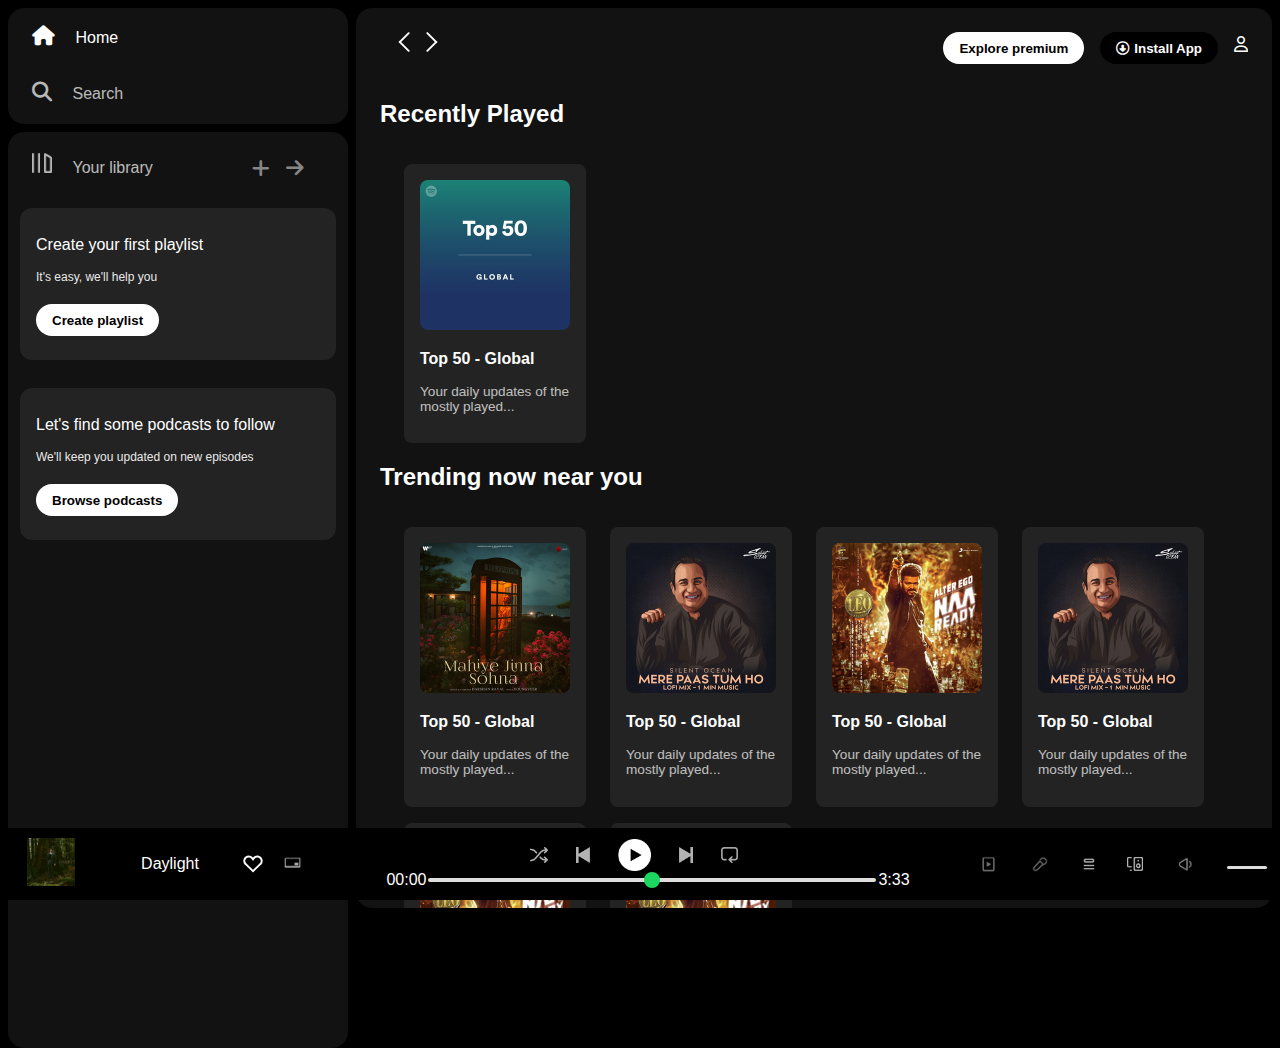
<file: index.html>
<!DOCTYPE html>
 <html lang="en">
 <head>
 <meta charset="UTF-8">
 <meta name="viewport" content="width=device-width, initial-scale=1.0">
 <link rel="stylesheet" href="https://cdnjs.cloudflare.com/ajax/libs/font-awesome/6.7.2/css/all.min.css" integrity="sha512-Evv84Mr4kqVGRNSgIGL/F/aIDqQb7xQ2vcrdIwxfjThSH8CSR7PBEakCr51Ck+w+/U6swU2Im1vVX0SVk9ABhg==" crossorigin="anonymous" referrerpolicy="no-referrer">
 <link rel="icon" href="./assets/logo.png">
 <title>Spotify - Web Player: Music for everyone</title>
 <link rel="stylesheet" href="projectall.css">
 <link rel="preconnect" href="https://fonts.googleapis.com">
 <link rel="preconnect" href="https://fonts.gstatic.com" crossorigin>
 <link href="https://fonts.googleapis.com/css2?family=Montserrat+Alternates:ital,wght@0,100;0,200;0,300;0,400;0,500;0,600;0,700;0,800;0,900;1,100;1,200;1,300;1,400;1,500;1,600;1,700;1,800;1,900&display=swap" rel="stylesheet">
 </head>
 <body>
    <div class="main">
       <div class="sidebar">
         <div class="nav">
            <div class="nav-option" style="opacity: 1;">
              <i class="fa-solid fa-house"></i>
              <a href="#">Home</a>
            </div>
          <div class="nav-option">
              <i class="fa-solid fa-magnifying-glass"></i>              
              <a href="#">Search</a>
          </div>
        </div>
         <div class="library">
          <div class="options">
            <div class="lib-option nav-option">
                <img src="./assets/library_icon.png">          
                <a href="#">Your library</a>
            </div>
           <div class="icons">
              <i class="fa-solid fa-plus"></i>
              <i class="fa-solid fa-arrow-right"></i>
          </div>   
         </div>
        <div class="lib-box">
            <div class="box">
              <p class="box-p1">Create your first playlist</p>
              <p class="box-p2">It's easy, we'll help you</p>
              <button class="badge">Create playlist</button>
            </div>

            <div class="box">
              <p class="box-p1">Let's find some podcasts to follow</p>
              <p class="box-p2">We'll keep you updated on new episodes</p>
              <button class="badge">Browse podcasts</button>
            </div>
       </div>
      </div>
     </div>
    <div class="main-content">
      <div class="sticky-nav">
        <div class="sticky-nav-icons">
            <img src="./assets/backward_icon.png">
            <img src="./assets/forward_icon.png" class="hide">
        </div>
        <div class="sticky-nav-options">
             <button class="badge nav-items hide">Explore premium</button>
             <button class="badge nav-items dark-badge"><i class="fa-regular fa-circle-down"style="margin-right:5px;" ></i>Install App</button>
             <i class="fa-regular fa-user"></i>
        </div>
      </div>

       <h2>Recently Played</h2>
        <div class="cards-container">
           <div class="cards">
            <img src="assets/card1img.jpeg" class="card-img">
            <p class="card-title">Top 50 - Global</p>
            <p class="card-info">Your daily updates of the mostly played...</p>
          </div>
        </div>

        <h2>Trending now near you</h2>
        <div class="cards-container">
          <div class="cards">
            <img src="assets/card2img.jpeg" class="card-img">
            <p class="card-title">Top 50 - Global</p>
            <p class="card-info">Your daily updates of the mostly played...</p>
          </div>

          <div class="cards">
            <img src="assets/card3img.jpeg" class="card-img">
            <p class="card-title">Top 50 - Global</p>
            <p class="card-info">Your daily updates of the mostly played...</p>
          </div>

          <div class="cards">
            <img src="assets/card4img.jpeg" class="card-img">
            <p class="card-title">Top 50 - Global</p>
            <p class="card-info">Your daily updates of the mostly played...</p>
          </div>

           <div class="cards">
            <img src="assets/card3img.jpeg" class="card-img">
            <p class="card-title">Top 50 - Global</p>
            <p class="card-info">Your daily updates of the mostly played...</p>
          </div>

           <div class="cards">
            <img src="assets/card4img.jpeg" class="card-img">
            <p class="card-title">Top 50 - Global</p>
            <p class="card-info">Your daily updates of the mostly played...</p>
          </div>

           <div class="cards">
            <img src="assets/card4img.jpeg" class="card-img">
            <p class="card-title">Top 50 - Global</p>
            <p class="card-info">Your daily updates of the mostly played...</p>
          </div>

        </div>

        <h2>Featured Charts</h2>
        <div class="cards-container">
           <div class="cards">
            <img src="assets/card5img.jpeg" class="card-img">
            <p class="card-title">Top 50 - Global</p>
            <p class="card-info">Your daily updates of the mostly played...</p>
          </div>

          <div class="cards">
            <img src="assets/card6img.jpeg" class="card-img">
            <p class="card-title">Top 50 - Global</p>
            <p class="card-info">Your daily updates of the mostly played...</p>
          </div>

          <div class="cards">
            <img src="assets/card1img.jpeg" class="card-img">
            <p class="card-title">Top 50 - Global</p>
            <p class="card-info">Your daily updates of the mostly played...</p>
          </div>
        </div>

      <div class="footer">
        <div class="line"></div>
       </div>
      </div>
     <div class="music-player">
      <div class="album">
        <div class="image">
           <img src="./assets/album_picture.jpeg" class="sideimg">
        </div>
        <p>Daylight</p>
        <div class="heart">
          <img src="./assets/album_icon1.png">
          <img src="./assets/album_icon2.png">
        </div>
      </div>
      <div class="player">
        <div class="player-controls">
          <img src="./assets/player_icon1.png" class="player-control-icon">
          <img src="./assets/player_icon2.png" class="player-control-icon">
          <img src="./assets/player_icon3.png" class="player-control-icon" style="opacity:1;height:2rem">
          <img src="./assets/player_icon4.png" class="player-control-icon">
          <img src="./assets/player_icon5.png" class="player-control-icon">
         </div>
        <div class="playback-bar">
          <span class="curr-time">00:00</span>
          <input type="range" min="0" max="100" class="progress-bar" step="1">
          <span class="tot-time">3:33</span>
        </div>
      </div>
      <div class="controls">
        <div class="ic">
          <img src="./assets/controls_icon1.png" class="icin" >
          <img src="./assets/controld_icon2.png" class="icin" >
          <img src="./assets/controls_icon3.png" class="icin" style="height: 16px; width:16px "> 
          <img src="./assets/controls_icon4.png" class="icin" style="height: 14px; width:18px ">
          <img src="./assets/controls_icon5.png" class="icin" >
          <div class="inputbar"><input type="range" min="0" max="100" class="end" step="1" style="width:75%" ></div>
       </div>
      </div>
    </div>
  </div>
 </body>
 </html>
</file>
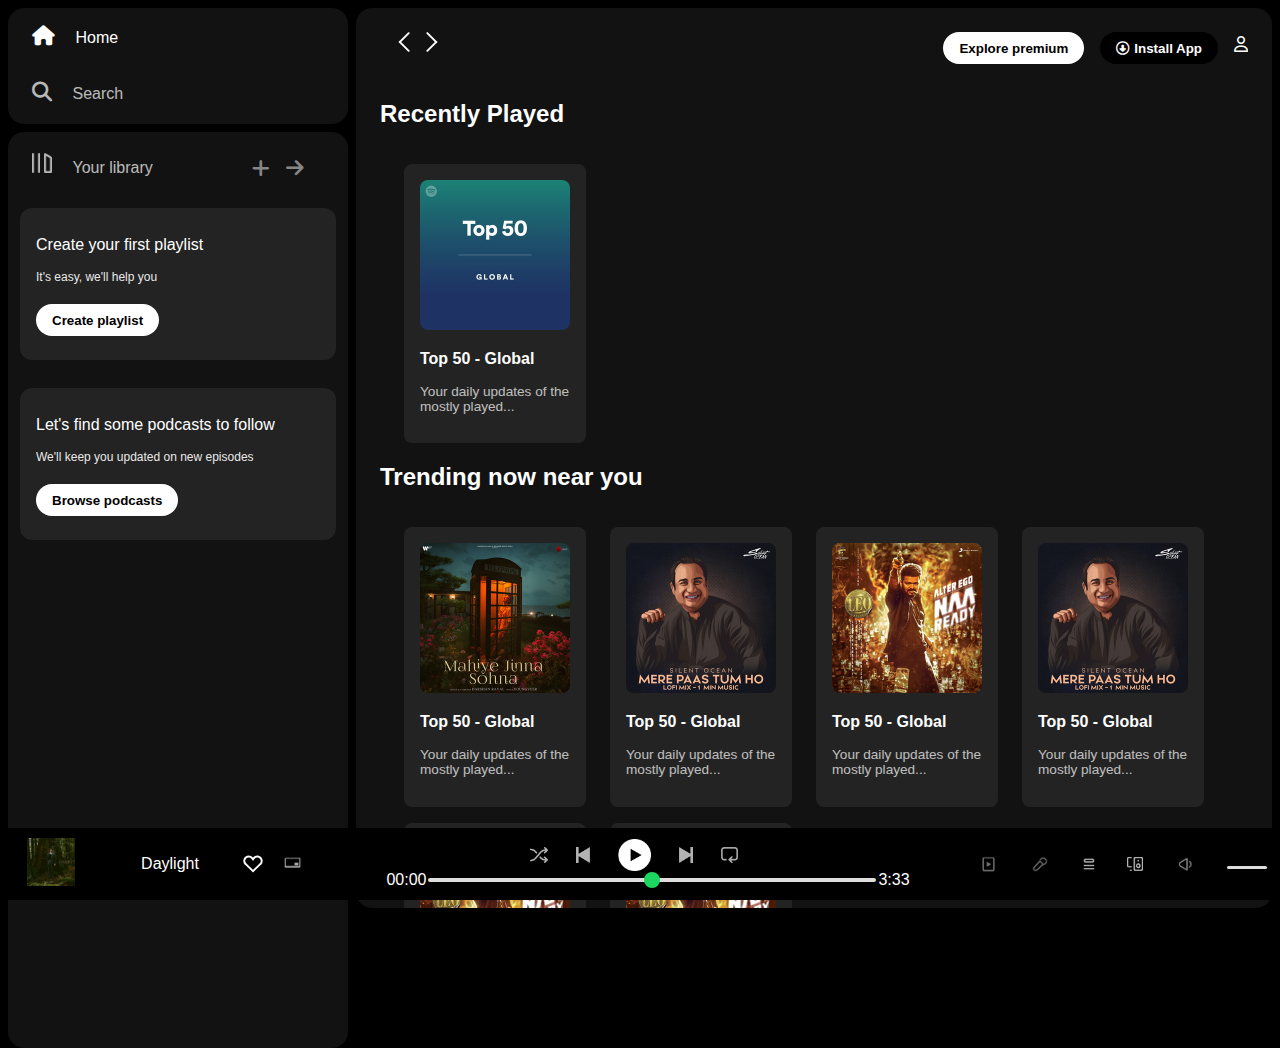
<file: projectall.html>
<!DOCTYPE html>
 <html lang="en">
 <head>
 <meta charset="UTF-8">
 <meta name="viewport" content="width=device-width, initial-scale=1.0">
 <link rel="stylesheet" href="https://cdnjs.cloudflare.com/ajax/libs/font-awesome/6.7.2/css/all.min.css" integrity="sha512-Evv84Mr4kqVGRNSgIGL/F/aIDqQb7xQ2vcrdIwxfjThSH8CSR7PBEakCr51Ck+w+/U6swU2Im1vVX0SVk9ABhg==" crossorigin="anonymous" referrerpolicy="no-referrer">
 <link rel="icon" href="./assets/logo.png">
 <title>Spotify - Web Player: Music for everyone</title>
 <link rel="stylesheet" href="projectall.css">
 <link rel="preconnect" href="https://fonts.googleapis.com">
 <link rel="preconnect" href="https://fonts.gstatic.com" crossorigin>
 <link href="https://fonts.googleapis.com/css2?family=Montserrat+Alternates:ital,wght@0,100;0,200;0,300;0,400;0,500;0,600;0,700;0,800;0,900;1,100;1,200;1,300;1,400;1,500;1,600;1,700;1,800;1,900&display=swap" rel="stylesheet">
 </head>
 <body>
    <div class="main">
       <div class="sidebar">
         <div class="nav">
            <div class="nav-option" style="opacity: 1;">
              <i class="fa-solid fa-house"></i>
              <a href="#">Home</a>
            </div>
          <div class="nav-option">
              <i class="fa-solid fa-magnifying-glass"></i>              
              <a href="#">Search</a>
          </div>
        </div>
         <div class="library">
          <div class="options">
            <div class="lib-option nav-option">
                <img src="./assets/library_icon.png">          
                <a href="#">Your library</a>
            </div>
           <div class="icons">
              <i class="fa-solid fa-plus"></i>
              <i class="fa-solid fa-arrow-right"></i>
          </div>   
         </div>
        <div class="lib-box">
            <div class="box">
              <p class="box-p1">Create your first playlist</p>
              <p class="box-p2">It's easy, we'll help you</p>
              <button class="badge">Create playlist</button>
            </div>

            <div class="box">
              <p class="box-p1">Let's find some podcasts to follow</p>
              <p class="box-p2">We'll keep you updated on new episodes</p>
              <button class="badge">Browse podcasts</button>
            </div>
       </div>
      </div>
     </div>
    <div class="main-content">
      <div class="sticky-nav">
        <div class="sticky-nav-icons">
            <img src="./assets/backward_icon.png">
            <img src="./assets/forward_icon.png" class="hide">
        </div>
        <div class="sticky-nav-options">
             <button class="badge nav-items hide">Explore premium</button>
             <button class="badge nav-items dark-badge"><i class="fa-regular fa-circle-down"style="margin-right:5px;" ></i>Install App</button>
             <i class="fa-regular fa-user"></i>
        </div>
      </div>

       <h2>Recently Played</h2>
        <div class="cards-container">
           <div class="cards">
            <img src="assets/card1img.jpeg" class="card-img">
            <p class="card-title">Top 50 - Global</p>
            <p class="card-info">Your daily updates of the mostly played...</p>
          </div>
        </div>

        <h2>Trending now near you</h2>
        <div class="cards-container">
          <div class="cards">
            <img src="assets/card2img.jpeg" class="card-img">
            <p class="card-title">Top 50 - Global</p>
            <p class="card-info">Your daily updates of the mostly played...</p>
          </div>

          <div class="cards">
            <img src="assets/card3img.jpeg" class="card-img">
            <p class="card-title">Top 50 - Global</p>
            <p class="card-info">Your daily updates of the mostly played...</p>
          </div>

          <div class="cards">
            <img src="assets/card4img.jpeg" class="card-img">
            <p class="card-title">Top 50 - Global</p>
            <p class="card-info">Your daily updates of the mostly played...</p>
          </div>

           <div class="cards">
            <img src="assets/card3img.jpeg" class="card-img">
            <p class="card-title">Top 50 - Global</p>
            <p class="card-info">Your daily updates of the mostly played...</p>
          </div>

           <div class="cards">
            <img src="assets/card4img.jpeg" class="card-img">
            <p class="card-title">Top 50 - Global</p>
            <p class="card-info">Your daily updates of the mostly played...</p>
          </div>

           <div class="cards">
            <img src="assets/card4img.jpeg" class="card-img">
            <p class="card-title">Top 50 - Global</p>
            <p class="card-info">Your daily updates of the mostly played...</p>
          </div>

        </div>

        <h2>Featured Charts</h2>
        <div class="cards-container">
           <div class="cards">
            <img src="assets/card5img.jpeg" class="card-img">
            <p class="card-title">Top 50 - Global</p>
            <p class="card-info">Your daily updates of the mostly played...</p>
          </div>

          <div class="cards">
            <img src="assets/card6img.jpeg" class="card-img">
            <p class="card-title">Top 50 - Global</p>
            <p class="card-info">Your daily updates of the mostly played...</p>
          </div>

          <div class="cards">
            <img src="assets/card1img.jpeg" class="card-img">
            <p class="card-title">Top 50 - Global</p>
            <p class="card-info">Your daily updates of the mostly played...</p>
          </div>
        </div>

      <div class="footer">
        <div class="line"></div>
       </div>
      </div>
     <div class="music-player">
      <div class="album">
        <div class="image">
           <img src="./assets/album_picture.jpeg" class="sideimg">
        </div>
        <p>Daylight</p>
        <div class="heart">
          <img src="./assets/album_icon1.png">
          <img src="./assets/album_icon2.png">
        </div>
      </div>
      <div class="player">
        <div class="player-controls">
          <img src="./assets/player_icon1.png" class="player-control-icon">
          <img src="./assets/player_icon2.png" class="player-control-icon">
          <img src="./assets/player_icon3.png" class="player-control-icon" style="opacity:1;height:2rem">
          <img src="./assets/player_icon4.png" class="player-control-icon">
          <img src="./assets/player_icon5.png" class="player-control-icon">
         </div>
        <div class="playback-bar">
          <span class="curr-time">00:00</span>
          <input type="range" min="0" max="100" class="progress-bar" step="1">
          <span class="tot-time">3:33</span>
        </div>
      </div>
      <div class="controls">
        <div class="ic">
          <img src="./assets/controls_icon1.png" class="icin" >
          <img src="./assets/controld_icon2.png" class="icin" >
          <img src="./assets/controls_icon3.png" class="icin" style="height: 16px; width:16px "> 
          <img src="./assets/controls_icon4.png" class="icin" style="height: 14px; width:18px ">
          <img src="./assets/controls_icon5.png" class="icin" >
          <div class="inputbar"><input type="range" min="0" max="100" class="end" step="1" style="width:75%" ></div>
       </div>
      </div>
    </div>
  </div>
 </body>
 </html>
</file>
<file: projectall.css>
body {
  font-family: "Montserrat", sans-serif;
  margin:0;
  background-color: #000;
  color: #fff;
  overflow: hidden;
}

.main{
  display: flex;
  height: 100vh;
  padding: 0.5rem;
}

.sidebar {
  background-color:#000;
  width: 340px;
  border-radius: 1rem;
  background-color:#000;
  margin-right: 0.5rem;
}

.main-content {
    background-color:blue;
    flex:1;
    border-radius: 1rem;
    overflow: auto;
    background-color:#121212 ;
    padding: 0 1.5rem 0 1.5rem;
}

.music-player {
      background-color:black;
      position:fixed;
      bottom:0;
      width:100%;
      height: 72px;
}

a{
  text-decoration: none;
  color:#fff;
}

.nav{
  background-color: #121212;
  border-radius: 1rem;
  display: flex;
  flex-direction: column;
  justify-content: center;
  height: 100px;
  padding: 0.5rem 0.75rem;
}

.nav-option{
  line-height: 2.5rem;
  opacity: 0.7;
 padding: 0.5rem 0.75rem;
}

.nav-option:hover{
  opacity: 1;
}

.nav-option i{
  font-size: 1.25rem;
}

.nav-option a{
font-size: 1rem;
margin-left: 1rem;
}

.library{
  background-color: #121212;
  border-radius: 1rem;
  height: 100%;
  margin-top: 0.5rem;
  padding: 0.5rem 0.75rem;
}

.options{
  display:flex;
  justify-content: space-between;
  align-items: center;
}

.lib-option img{
  height: 1.25rem;
  width: 1.25rem;
}

.icons{
   font-size: 1.25rem;
   opacity: 0.7;
   margin-right: 1rem;
   display: flex;
}

.icons i{
   opacity: 0.7;
   margin-right: 1rem;
}

.icons i:hover{
    opacity: 1;
}

.box{
  background-color: #232323;
  height: 8rem;
  border-radius: 0.75rem;
  margin: 0.75rem 0 1.75rem 0;
  padding: 0.75rem 1rem;
}

.box-p1{
  font-size: 1rem;
  font-weight:500;
}

.box-p2{
  font-size: 0.75rem;
  opacity: 0.9;
}

.badge{
  background-color: #fff;
  border:none;
  border-radius: 100px;
  padding: 0.25rem 1rem;
  font-weight: 700;
  margin-top:0.5rem;
  height: 2rem;
  width: fit-content;
}

.dark-badge{
  background-color: #000;
  color:#fff;
}

.sticky-nav{
  display:flex;
  justify-content: space-between;
  align-items: center;
  position: sticky;
  top: 0;
  background-color: #121212;
  padding: 1rem 0 1rem 0;  
  z-index: 10;
}

.sticky-nav-icons {
  margin-left: 0.75rem;
}

.sticky-nav-options{
  display: flex;
  justify-content: center;
  align-items: center;
}

.nav-items{
  margin-right: 1rem;
}

@media (max-width:1000px){
  .hide{
    display:none;
  }
}

.cards{
  background-color: #232323;
  width: 150px;
  border-radius: 0.5rem;
  padding: 1rem;
  margin-left: 1.5rem;
  margin-top: 1rem;

}

.cards-container{
  display: flex;
  flex-wrap: wrap;
}

.card-img{
  width: 100%;
  border-radius: 0.5rem;
}

.card-title{
  font-weight: 600;
}

.card-info{
  font-size: 0.85rem;
  opacity: 0.7;
}

.footer{
  height: 300px;
  display: flex;
  align-items: center;
  justify-content: center;
}

.line{
  width:90%;
  height:50%;
  border-top: 1px solid white;
  opacity: 0.4;
}

.music-player{
  display: flex;
  justify-content: space-between;
  align-items: center;
}

.album{
  width:25%;
}
.player{
  width:50%;
}

.controls{
  width:25%;
}

.player-controls{
  display: flex;
  justify-content: center;
  align-items: center;
}

.player-control-icon{
  height:1rem;
  margin-right: 1.75rem;
  opacity: 0.7;
}

.player-control-icon:hover{
  opacity:1;
}

.playback-bar{
   display: flex;
  justify-content: center;
  align-items: center;
}

.progress-bar{
  width: 70%;
  appearance: none;
  background-color: transparent;
  cursor: pointer;
}

.progress-bar::-webkit-slider-runnable-track {
  background-color: #ddd;
  border-radius: 100px;
  height: 0.2rem;
}

.progress-bar::-webkit-slider-thumb {
   appearance: none;
   height: 16px;
   width: 16px;
   background-color:#1bd760;
   border-radius: 50%;
   margin-top: -6px;
}

.sideimg{
  height:3rem;
  margin-right: 1.75rem;
  opacity: 0.7;
}

.album{
  display: flex;
  justify-content: space-around;
  align-items: center;
}
.heart img {
  height: 1.5rem;
  width: 1.5rem;
  margin: 0 0.25rem;
}

.heart {
  display: flex;
  justify-content: flex-end;
  gap: 0.5rem;
}
.ic{
   display: flex;
  /* justify-content: space-around; */
  gap: 2px;
  align-items: center;
  padding: 10px;
}

.end::-webkit-slider-runnable-track {
  background-color: #ddd;
  border-radius: 100px;
  height: 0.2rem;
}

.end::-webkit-slider-thumb {
   display: none;
   background-color: #000;
  }

.icin{
    height:2rem;
  margin-right: 1.75rem;
  opacity: 0.7;
}

.inputbar{
  width: 40%;
}
</file>
